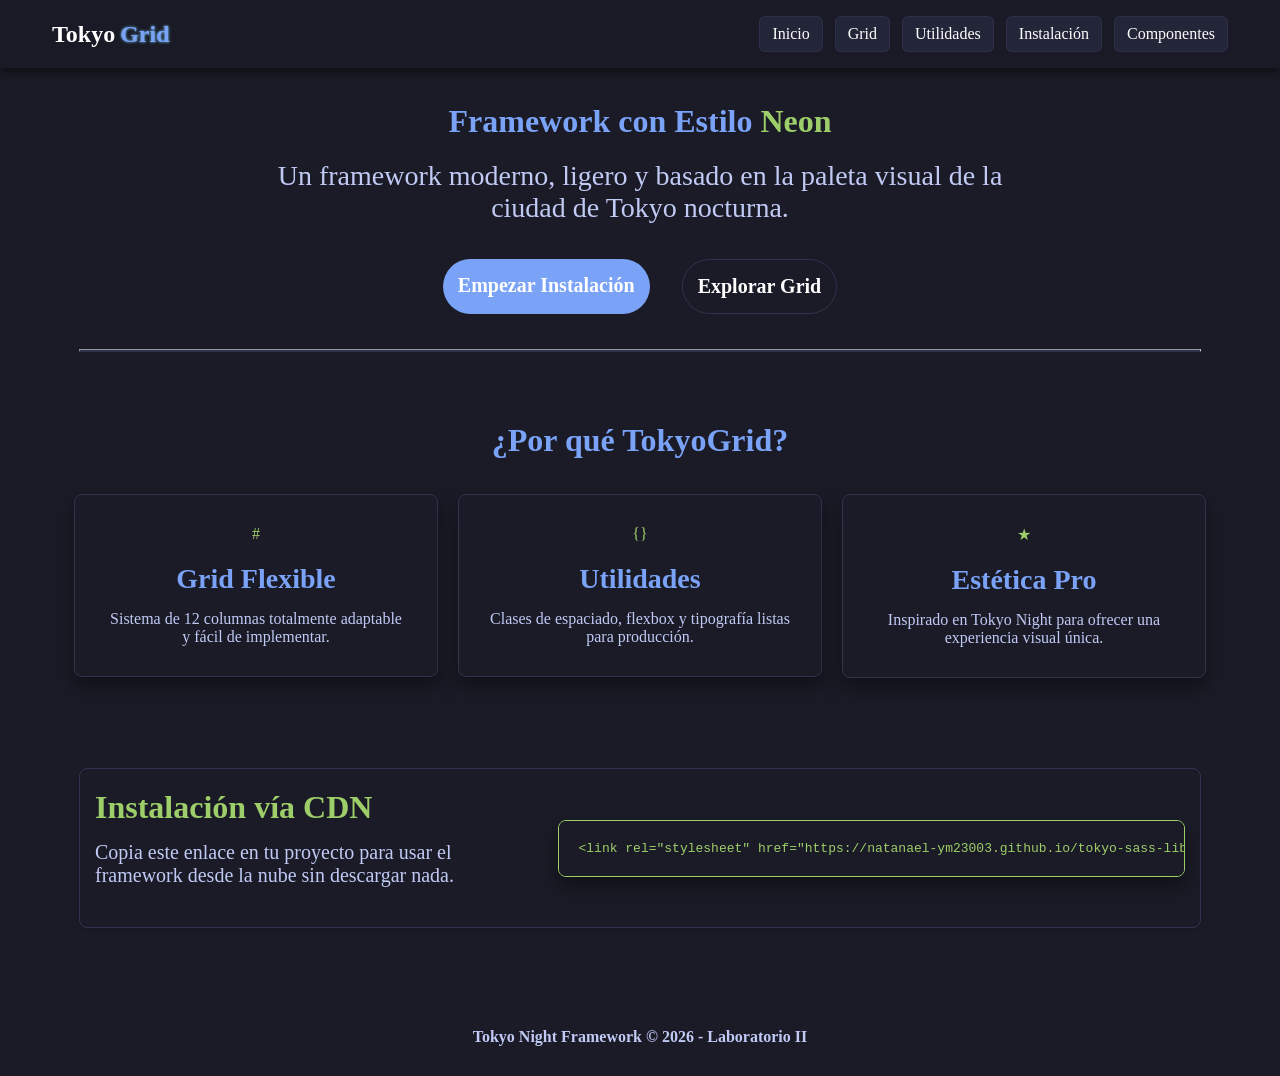
<file: docs/index.html>
<!doctype html>
<html lang="es">
  <head>
    <meta charset="UTF-8" />
    <meta name="viewport" content="width=device-width, initial-scale=1.0" />
    <title>Tokyo Night Framework - Inicio</title>
    <link
      rel="stylesheet"
      href="https://natanael-ym23003.github.io/tokyo-sass-library/css/style.css"
    />
  </head>
  <body class="bg-main text-main">
    <nav class="navbar">
      <div class="navbar__logo pl-4">
        Tokyo<span class="text-primary ml-1">Grid</span>
      </div>
      <div class="navbar__menu pr-4">
        <a href="index.html" class="text-info">Inicio</a>
        <a href="grid.html">Grid</a>
        <a href="utilities.html">Utilidades</a>
        <a href="installation.html">Instalación</a>
        <a href="components.html">Componentes</a>
      </div>
    </nav>

    <header class="container mt-7 mb-7 py-7">
      <div class="row justify-center">
        <div class="col-12 col-lg-8 text-center">
          <h1 class="fs-1 text-primary fw-bold mb-4">
            Framework con Estilo <span class="text-success">Neon</span>
          </h1>
          <p class="fs-3 text-info mb-7 px-2">
            Un framework moderno, ligero y basado en la paleta visual de la
            ciudad de Tokyo nocturna.
          </p>

          <div class="d-flex flex-wrap justify-center gap-4 mt-7">
            <a
              href="installation.html"
              class="badge badge--primary p-3 fs-5"
              style="text-decoration: none"
              >Empezar Instalación</a
            >
            <a
              href="grid.html"
              class="badge badge--secondary p-3 fs-5 border"
              style="text-decoration: none"
              >Explorar Grid</a
            >
          </div>
        </div>
      </div>
    </header>

    <div class="container my-7">
      <hr class="border-bottom opacity-20" />
    </div>

    <section class="container mt-7 pt-7 mb-7 pb-7">
      <h2 class="text-center text-primary fs-2 mb-7">¿Por qué TokyoGrid?</h2>
      <div class="row">
        <div class="col-12 col-lg-4 mb-4">
          <div
            class="bg-secondary p-6 rounded border shadow-lg text-center h-100"
          >
            <div class="text-success fs-1 mb-4">#</div>
            <h3 class="text-primary fs-3 mb-3">Grid Flexible</h3>
            <p class="text-info">
              Sistema de 12 columnas totalmente adaptable y fácil de
              implementar.
            </p>
          </div>
        </div>
        <div class="col-12 col-lg-4 mb-4">
          <div
            class="bg-secondary p-6 rounded border shadow-lg text-center h-100"
          >
            <div class="text-success fs-1 mb-4">{}</div>
            <h3 class="text-primary fs-3 mb-3">Utilidades</h3>
            <p class="text-info">
              Clases de espaciado, flexbox y tipografía listas para producción.
            </p>
          </div>
        </div>
        <div class="col-12 col-lg-4 mb-4">
          <div
            class="bg-secondary p-6 rounded border shadow-lg text-center h-100"
          >
            <div class="text-success fs-1 mb-4">★</div>
            <h3 class="text-primary fs-3 mb-3">Estética Pro</h3>
            <p class="text-info">
              Inspirado en Tokyo Night para ofrecer una experiencia visual
              única.
            </p>
          </div>
        </div>
      </div>
    </section>

    <section class="container mb-7 pb-7">
      <div
        class="bg-secondary p-4 p-lg-7 rounded border shadow-sm border-left-primary"
      >
        <div class="row align-center">
          <div class="col-12 col-lg-5 mb-4 mb-lg-0">
            <h2 class="text-success mb-3 fs-2">Instalación vía CDN</h2>
            <p class="text-info fs-5">
              Copia este enlace en tu proyecto para usar el framework desde la
              nube sin descargar nada.
            </p>
          </div>
          <div class="col-12 col-lg-7">
            <pre
              class="bg-main p-4 rounded border text-success shadow-lg overflow-x-auto"
              style="border-color: var(--primary)"
            ><code>&lt;link rel="stylesheet" href="https://natanael-ym23003.github.io/tokyo-sass-library/css/style.css"&gt;</code></pre>
          </div>
        </div>
      </div>
    </section>

    <footer class="bg-secondary text-center p-6 mt-7 border-0">
      <p class="text-info fw-bold">
        Tokyo Night Framework &copy; 2026 - Laboratorio II
      </p>
    </footer>
  </body>
</html>
</file>
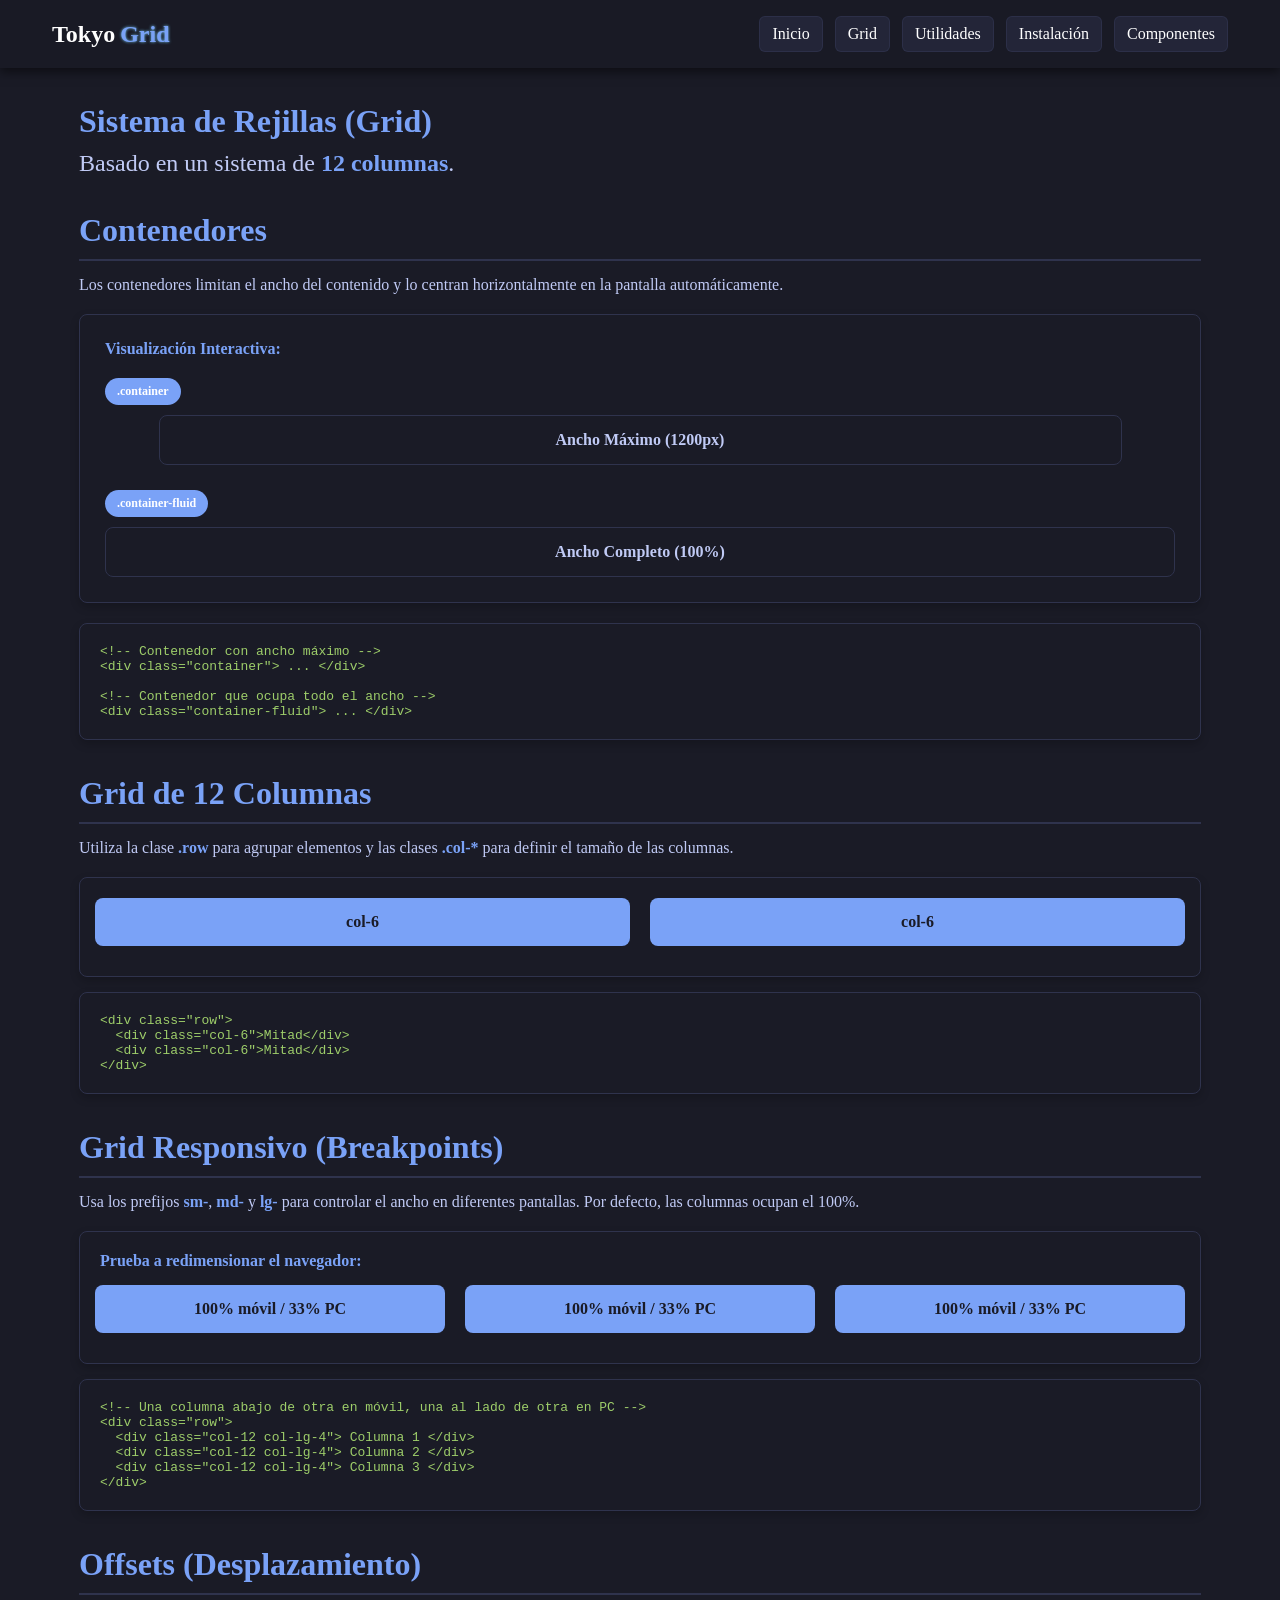
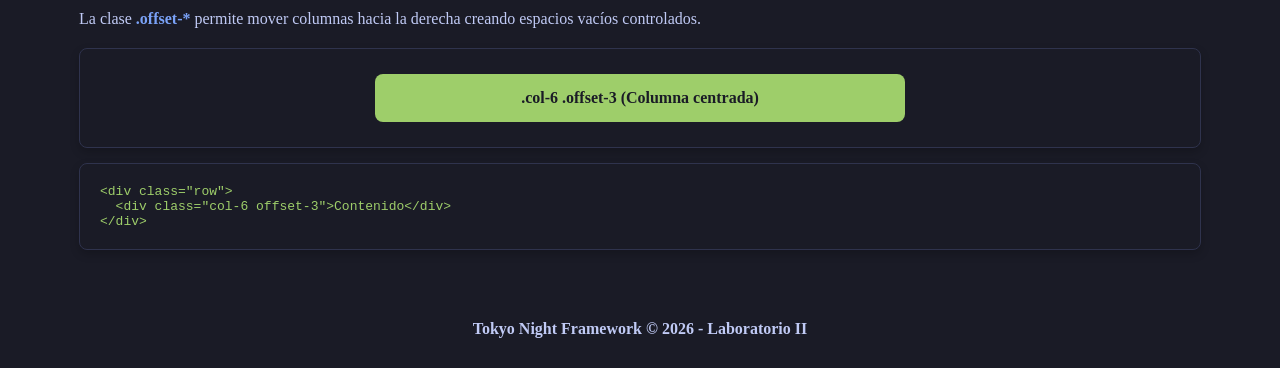
<file: docs/grid.html>
<!doctype html>
<html lang="es">
  <head>
    <meta charset="UTF-8" />
    <meta name="viewport" content="width=device-width, initial-scale=1.0" />
    <title>Tokyo Night - Documentación Grid</title>
    <link
      rel="stylesheet"
      href="https://natanael-ym23003.github.io/tokyo-sass-library/css/style.css"
    />
  </head>
  <body class="bg-main text-main">
    <nav class="navbar">
      <div class="navbar__logo pl-4">
        Tokyo<span class="text-primary ml-1">Grid</span>
      </div>
      <div class="navbar__menu pr-4">
        <a href="index.html">Inicio</a>
        <a href="grid.html" class="text-info">Grid</a>
        <a href="utilities.html">Utilidades</a>
        <a href="installation.html">Instalación</a>
        <a href="components.html">Componentes</a>
      </div>
    </nav>

    <main class="container mt-7">
      <header class="mb-7">
        <h1 class="fs-1 text-primary fw-bold">Sistema de Rejillas (Grid)</h1>
        <p class="fs-4 mt-2 text-info">
          Basado en un sistema de
          <span class="text-primary fw-bold">12 columnas</span>.
        </p>
      </header>

      <section class="mb-7">
        <h2 class="fs-2 text-primary pb-2 mb-3 border-bottom">Contenedores</h2>
        <p class="mb-4 text-info">
          Los contenedores limitan el ancho del contenido y lo centran
          horizontalmente en la pantalla automáticamente.
        </p>

        <div class="bg-secondary p-5 rounded shadow mb-4 border">
          <p class="text-primary fw-bold mb-4">Visualización Interactiva:</p>

          <div class="mb-5">
            <span class="badge badge--primary mb-2">.container</span>
            <div
              class="container border bg-main p-3 text-center rounded text-info fw-bold"
            >
              Ancho Máximo (1200px)
            </div>
          </div>

          <div>
            <span class="badge badge--primary mb-2">.container-fluid</span>
            <div
              class="container-fluid border bg-main p-3 text-center rounded text-info fw-bold"
            >
              Ancho Completo (100%)
            </div>
          </div>
        </div>

        <pre
          class="bg-secondary p-4 rounded border text-success shadow overflow-x-auto"
        ><code>&lt;!-- Contenedor con ancho máximo --&gt;
&lt;div class="container"&gt; ... &lt;/div&gt;

&lt;!-- Contenedor que ocupa todo el ancho --&gt;
&lt;div class="container-fluid"&gt; ... &lt;/div&gt;</code></pre>
      </section>

      <section class="mb-7">
        <h2 class="fs-2 text-primary pb-2 mb-3 border-bottom">
          Grid de 12 Columnas
        </h2>
        <p class="mb-4 text-info">
          Utiliza la clase <b class="text-primary">.row</b> para agrupar
          elementos y las clases <b class="text-primary">.col-*</b> para definir
          el tamaño de las columnas.
        </p>

        <div class="border p-4 rounded mb-3 bg-secondary shadow">
          <div class="row">
            <div class="col-6 mb-2">
              <div
                class="bg-primary text-secondary p-3 text-center rounded fw-bold"
              >
                col-6
              </div>
            </div>
            <div class="col-6 mb-2">
              <div
                class="bg-primary text-secondary p-3 text-center rounded fw-bold"
              >
                col-6
              </div>
            </div>
          </div>
        </div>

        <pre
          class="bg-secondary p-4 rounded border text-success shadow overflow-x-auto"
        ><code>&lt;div class="row"&gt;
  &lt;div class="col-6"&gt;Mitad&lt;/div&gt;
  &lt;div class="col-6"&gt;Mitad&lt;/div&gt;
&lt;/div&gt;</code></pre>
      </section>

      <section class="mb-7">
        <h2 class="fs-2 text-primary pb-2 mb-3 border-bottom">
          Grid Responsivo (Breakpoints)
        </h2>
        <p class="mb-4 text-info">
          Usa los prefijos <b class="text-primary">sm-</b>,
          <b class="text-primary">md-</b> y <b class="text-primary">lg-</b>
          para controlar el ancho en diferentes pantallas. Por defecto, las
          columnas ocupan el 100%.
        </p>

        <div class="border p-4 rounded mb-3 bg-secondary shadow">
          <p class="text-primary fw-bold mb-3">
            Prueba a redimensionar el navegador:
          </p>
          <div class="row">
            <div class="col-12 col-md-6 col-lg-4 mb-2">
              <div
                class="bg-primary text-secondary p-3 text-center rounded fw-bold"
              >
                100% móvil / 33% PC
              </div>
            </div>
            <div class="col-12 col-md-6 col-lg-4 mb-2">
              <div
                class="bg-primary text-secondary p-3 text-center rounded fw-bold"
              >
                100% móvil / 33% PC
              </div>
            </div>
            <div class="col-12 col-lg-4 mb-2">
              <div
                class="bg-primary text-secondary p-3 text-center rounded fw-bold"
              >
                100% móvil / 33% PC
              </div>
            </div>
          </div>
        </div>

        <pre
          class="bg-secondary p-4 rounded border text-success shadow overflow-x-auto"
        ><code>&lt;!-- Una columna abajo de otra en móvil, una al lado de otra en PC --&gt;
&lt;div class="row"&gt;
  &lt;div class="col-12 col-lg-4"&gt; Columna 1 &lt;/div&gt;
  &lt;div class="col-12 col-lg-4"&gt; Columna 2 &lt;/div&gt;
  &lt;div class="col-12 col-lg-4"&gt; Columna 3 &lt;/div&gt;
&lt;/div&gt;</code></pre>
      </section>

      <section class="mb-8">
        <h2 class="fs-2 text-primary pb-2 mb-3 border-bottom">
          Offsets (Desplazamiento)
        </h2>
        <p class="mb-4 text-info">
          La clase <b class="text-primary">.offset-*</b> permite mover columnas
          hacia la derecha creando espacios vacíos controlados.
        </p>

        <div class="border p-5 rounded mb-3 bg-secondary shadow">
          <div class="row">
            <div class="col-6 offset-3">
              <div
                class="bg-success text-secondary p-3 text-center rounded fw-bold"
              >
                .col-6 .offset-3 (Columna centrada)
              </div>
            </div>
          </div>
        </div>

        <pre
          class="bg-secondary p-4 rounded border text-success shadow overflow-x-auto"
        ><code>&lt;div class="row"&gt;
  &lt;div class="col-6 offset-3"&gt;Contenido&lt;/div&gt;
&lt;/div&gt;</code></pre>
      </section>
    </main>

    <footer class="bg-secondary text-center p-6 mt-7 border-0">
      <p class="text-info fw-bold">
        Tokyo Night Framework &copy; 2026 - Laboratorio II
      </p>
    </footer>
  </body>
</html>
</file>
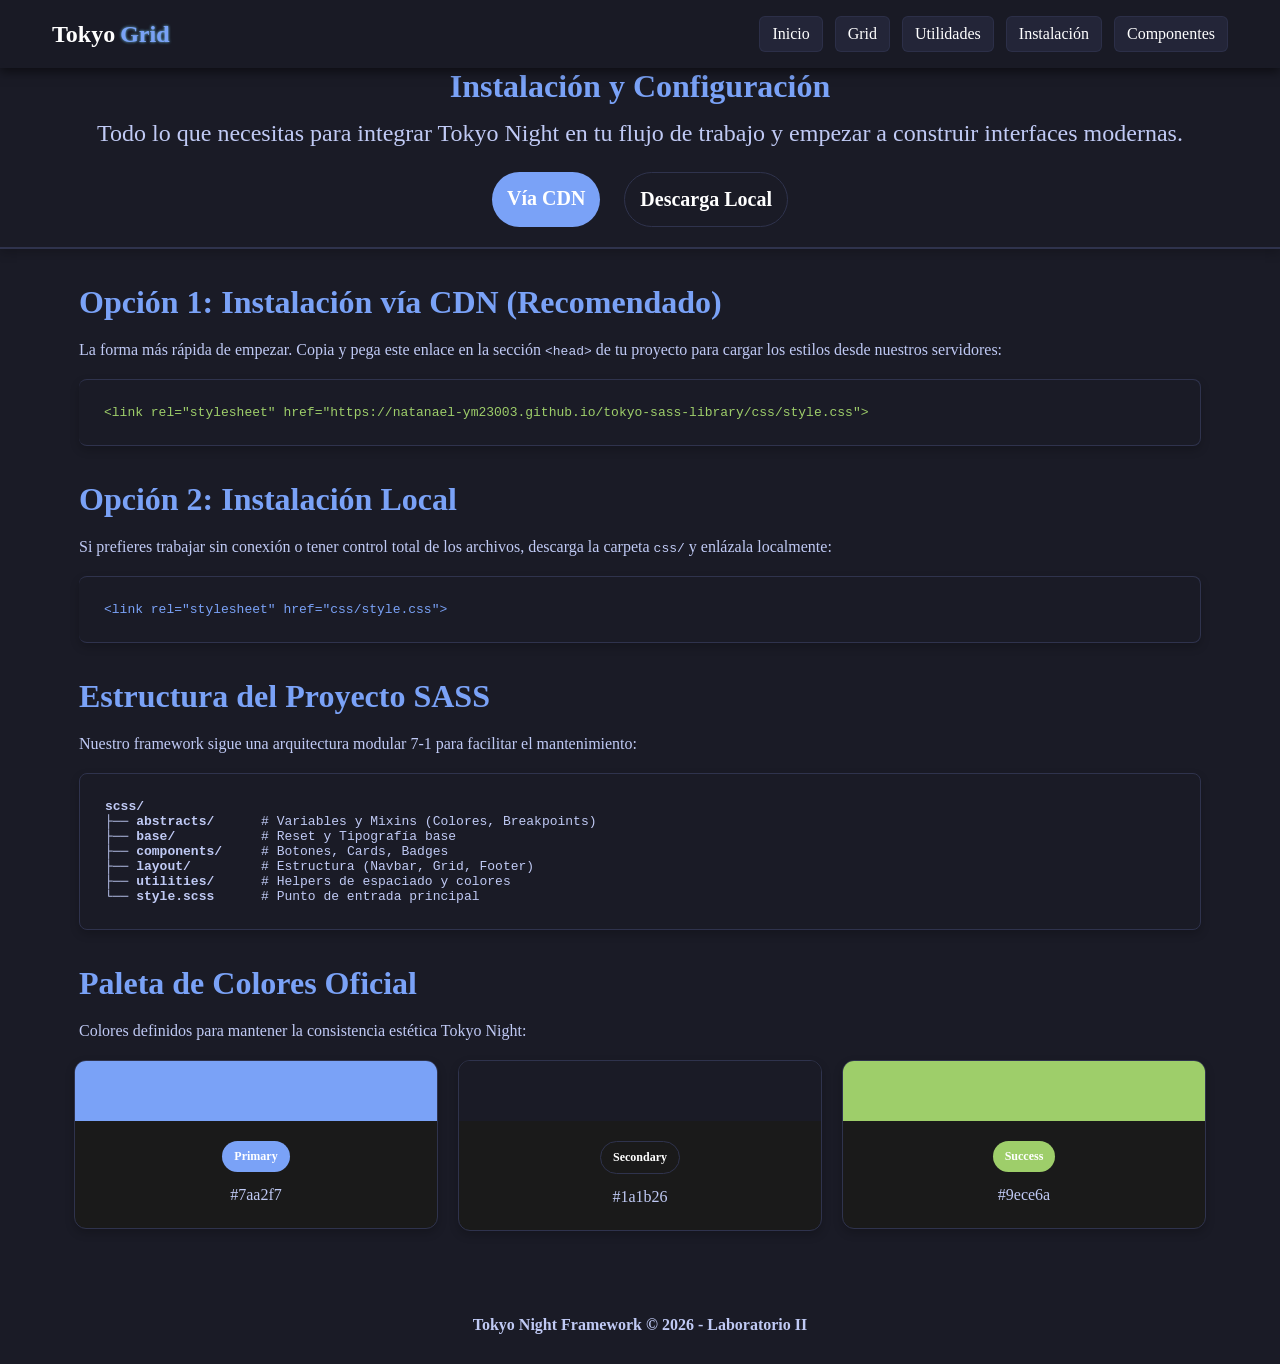
<file: docs/installation.html>
<!doctype html>
<html lang="es">
  <head>
    <meta charset="UTF-8" />
    <meta name="viewport" content="width=device-width, initial-scale=1.0" />
    <title>Instalación - Tokyo Night Framework</title>
    <link
      rel="stylesheet"
      href="https://natanael-ym23003.github.io/tokyo-sass-library/css/style.css"
    />
  </head>
  <body class="bg-main text-main">
    <nav class="navbar">
      <div class="navbar__logo pl-4">
        Tokyo<span class="text-primary ml-1">Grid</span>
      </div>
      <div class="navbar__menu pr-4">
        <a href="index.html">Inicio</a>
        <a href="grid.html">Grid</a>
        <a href="utilities.html">Utilidades</a>
        <a href="installation.html" class="text-info">Instalación</a>
        <a href="components.html">Componentes</a>
      </div>
    </nav>

    <header class="bg-secondary py-7 border-bottom shadow">
      <div class="container text-center">
        <h1 class="fs-1 text-primary fw-bold mb-3">
          Instalación y Configuración
        </h1>
        <p class="fs-4 text-info mx-auto mb-5">
          Todo lo que necesitas para integrar Tokyo Night en tu flujo de trabajo
          y empezar a construir interfaces modernas.
        </p>
        <div class="d-flex justify-center gap-3 flex-wrap mb-4">
          <a
            href="#cdn"
            class="badge badge--primary p-3 fs-5"
            style="text-decoration: none"
            >Vía CDN</a
          >
          <a
            href="#local"
            class="badge badge--secondary p-3 fs-5 border"
            style="text-decoration: none"
            >Descarga Local</a
          >
        </div>
      </div>
    </header>

    <main class="container mt-7">
      <!-- SECCIÓN 1: CDN -->
      <section id="cdn" class="mb-7">
        <h2 class="fs-2 text-primary fw-bold mb-4">
          Opción 1: Instalación vía CDN (Recomendado)
        </h2>
        <p class="mb-4">
          La forma más rápida de empezar. Copia y pega este enlace en la sección
          <code>&lt;head&gt;</code> de tu proyecto para cargar los estilos desde
          nuestros servidores:
        </p>
        <div
          class="bg-secondary p-5 rounded border shadow"
          style="border-left: 4px solid var(--success)"
        >
          <pre
            class="text-success overflow-x-auto"
          ><code>&lt;link rel="stylesheet" href="https://natanael-ym23003.github.io/tokyo-sass-library/css/style.css"&gt;</code></pre>
        </div>
      </section>

      <!-- SECCIÓN 2: LOCAL -->
      <section id="local" class="mb-7">
        <h2 class="fs-2 text-primary fw-bold mb-4">
          Opción 2: Instalación Local
        </h2>
        <p class="mb-4">
          Si prefieres trabajar sin conexión o tener control total de los
          archivos, descarga la carpeta <code>css/</code> y enlázala localmente:
        </p>
        <div
          class="bg-secondary p-5 rounded border shadow"
          style="border-left: 4px solid var(--primary)"
        >
          <pre
            class="text-primary overflow-x-auto"
          ><code>&lt;link rel="stylesheet" href="css/style.css"&gt;</code></pre>
        </div>
      </section>

      <section class="mb-7">
        <h2 class="fs-2 text-primary fw-bold mb-4">
          Estructura del Proyecto SASS
        </h2>
        <p class="mb-4">
          Nuestro framework sigue una arquitectura modular 7-1 para facilitar el
          mantenimiento:
        </p>
        <div class="bg-secondary p-5 rounded border shadow">
          <pre class="text-main">
<strong>scss/</strong>
├── <strong>abstracts/</strong>      <span class="text-info"># Variables y Mixins (Colores, Breakpoints)</span>
├── <strong>base/</strong>           <span class="text-info"># Reset y Tipografía base</span>
├── <strong>components/</strong>     <span class="text-info"># Botones, Cards, Badges</span>
├── <strong>layout/</strong>         <span class="text-info"># Estructura (Navbar, Grid, Footer)</span>
├── <strong>utilities/</strong>      <span class="text-info"># Helpers de espaciado y colores</span>
└── <strong>style.scss</strong>      <span class="text-info"># Punto de entrada principal</span></pre>
        </div>
      </section>

      <section class="mb-7">
        <h2 class="fs-2 text-primary fw-bold mb-4">
          Paleta de Colores Oficial
        </h2>
        <p class="mb-4">
          Colores definidos para mantener la consistencia estética Tokyo Night:
        </p>
        <div class="row">
          <div class="col-12 col-md-4 mb-4">
            <div class="card h-100 shadow border">
              <div
                class="bg-primary p-6 rounded-top"
                style="background-color: #7aa2f7 !important"
              ></div>
              <div class="card__body p-4 text-center">
                <span class="badge badge--primary mb-2">Primary</span>
                <p class="fs-6 text-main">#7aa2f7</p>
              </div>
            </div>
          </div>
          <div class="col-12 col-md-4 mb-4">
            <div class="card h-100 border shadow">
              <div
                class="bg-secondary p-6 rounded-top"
                style="background-color: #1a1b26 !important"
              ></div>
              <div class="card__body p-4 text-center">
                <span class="badge badge--secondary mb-2 border"
                  >Secondary</span
                >
                <p class="fs-6 text-main">#1a1b26</p>
              </div>
            </div>
          </div>
          <div class="col-12 col-md-4 mb-4">
            <div class="card h-100 border shadow">
              <div
                class="bg-success p-6 rounded-top"
                style="background-color: #9ece6a !important"
              ></div>
              <div class="card__body p-4 text-center">
                <span class="badge badge--success mb-2">Success</span>
                <p class="fs-6 text-main">#9ece6a</p>
              </div>
            </div>
          </div>
        </div>
      </section>
    </main>

    <footer class="bg-secondary text-center p-6 mt-7 border-0">
      <p class="text-info fw-bold">
        Tokyo Night Framework &copy; 2026 - Laboratorio II
      </p>
    </footer>
  </body>
</html>
</file>
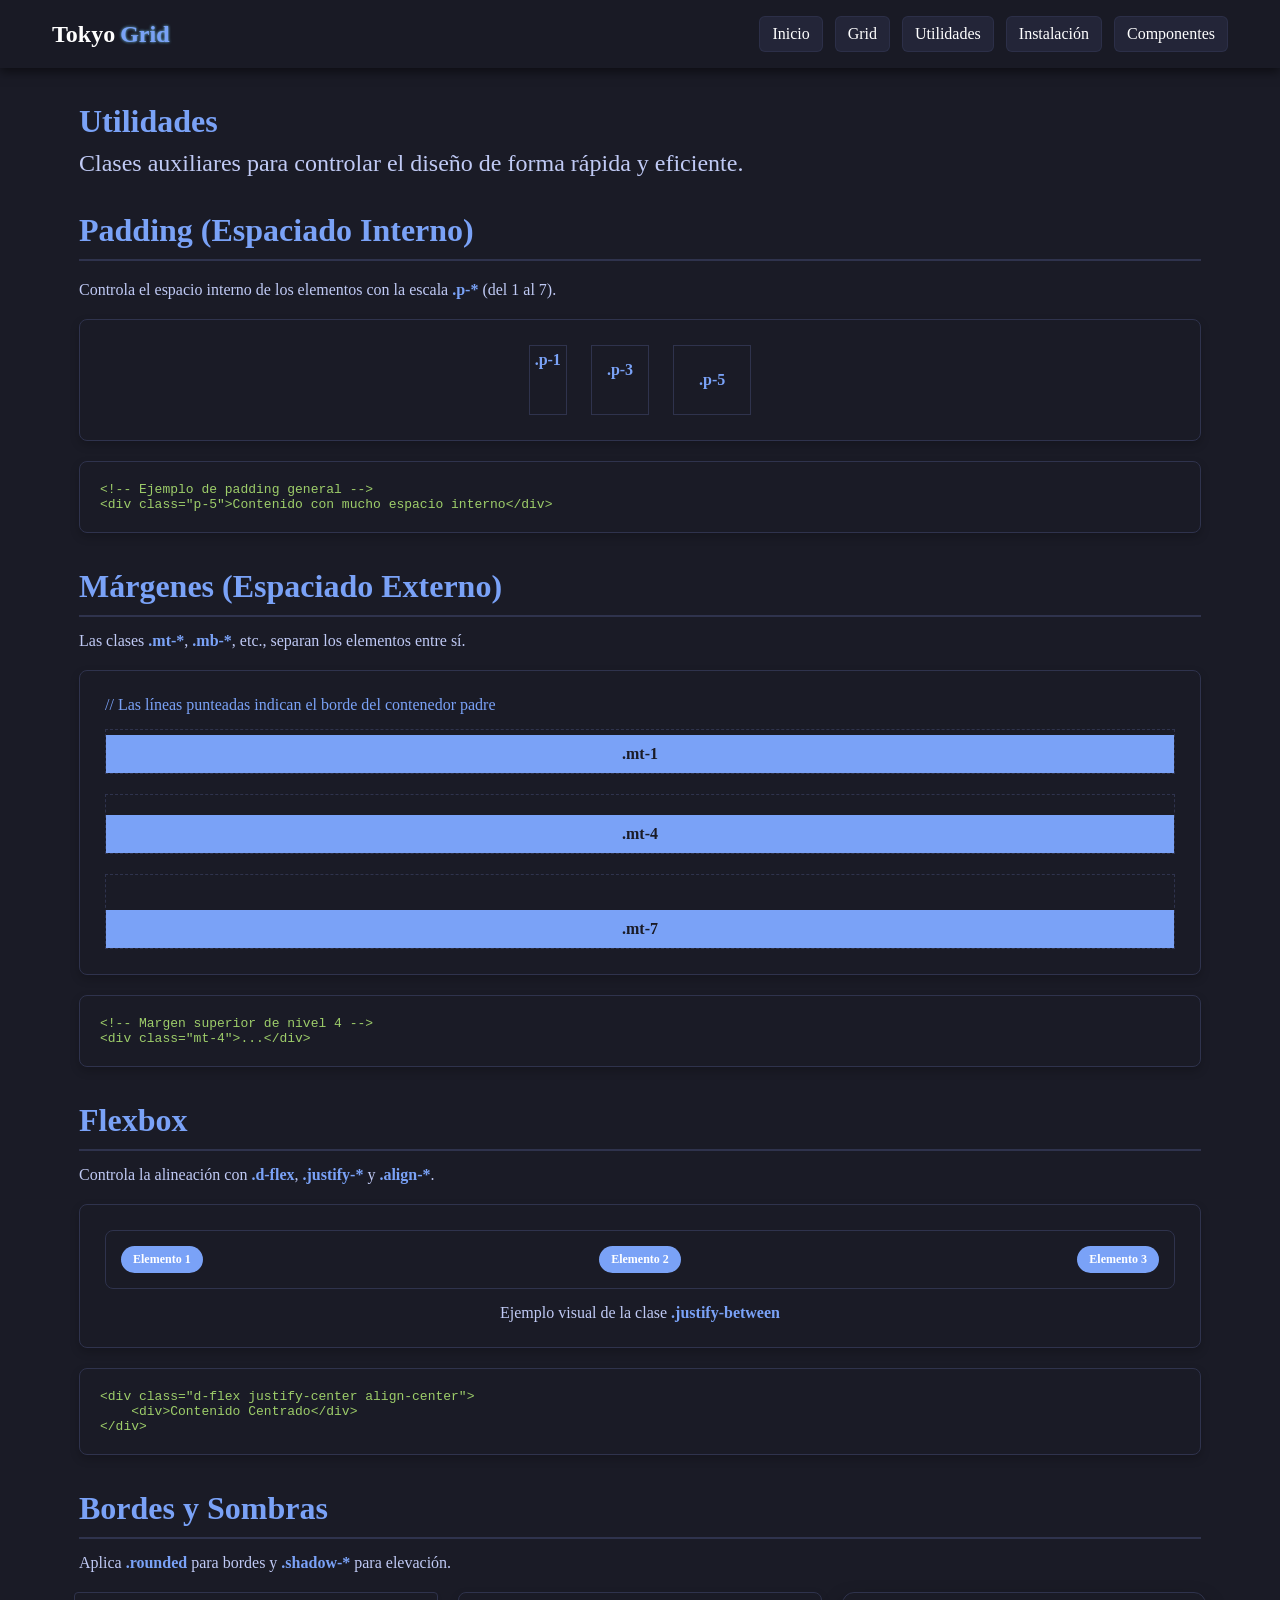
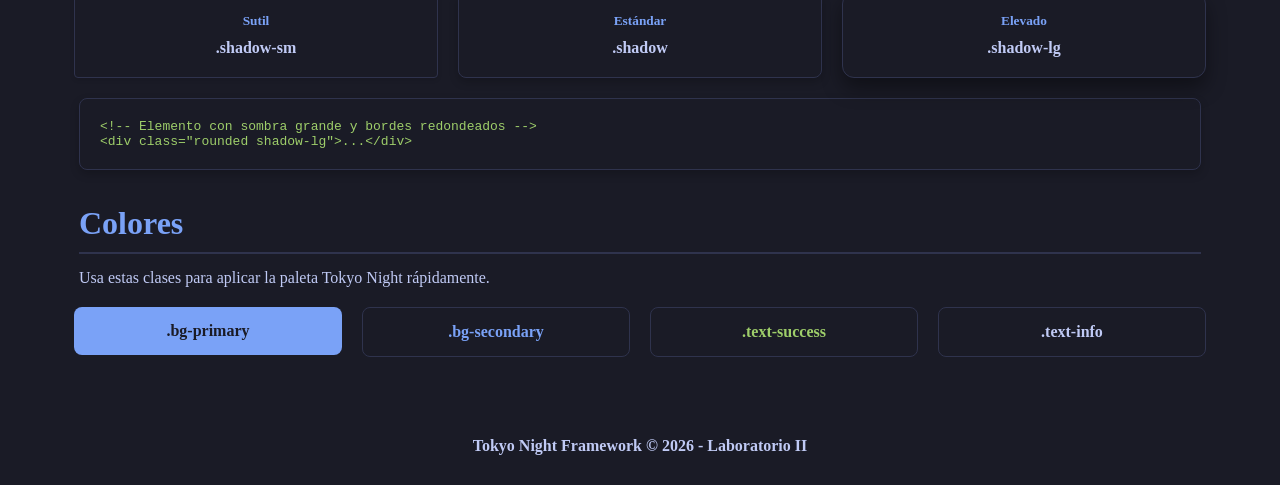
<file: docs/utilities.html>
<!doctype html>
<html lang="es">
  <head>
    <meta charset="UTF-8" />
    <meta name="viewport" content="width=device-width, initial-scale=1.0" />
    <title>Tokyo Night - Utilidades</title>
    <link
      rel="stylesheet"
      href="https://natanael-ym23003.github.io/tokyo-sass-library/css/style.css"
    />
  </head>
  <body class="bg-main text-main">
    <nav class="navbar">
      <div class="navbar__logo pl-4">
        Tokyo<span class="text-primary ml-1">Grid</span>
      </div>
      <div class="navbar__menu pr-4">
        <a href="index.html">Inicio</a>
        <a href="grid.html">Grid</a>
        <a href="utilities.html" class="text-info">Utilidades</a>
        <a href="installation.html">Instalación</a>
        <a href="components.html">Componentes</a>
      </div>
    </nav>

    <main class="container mt-7">
      <header class="mb-7">
        <h1 class="fs-1 text-primary fw-bold">Utilidades</h1>
        <p class="fs-4 mt-2 text-info">
          Clases auxiliares para controlar el diseño de forma rápida y
          eficiente.
        </p>
      </header>

      <section class="mb-7">
        <h2 class="fs-2 text-primary pb-2 mb-4 border-bottom">
          Padding (Espaciado Interno)
        </h2>
        <p class="mb-4 text-info">
          Controla el espacio interno de los elementos con la escala
          <b class="text-primary">.p-*</b> (del 1 al 7).
        </p>

        <div class="bg-secondary p-5 rounded border mb-4 shadow">
          <div class="d-flex justify-center gap-3">
            <div class="bg-main border p-1 text-primary fw-bold">.p-1</div>
            <div class="bg-main border p-3 text-primary fw-bold">.p-3</div>
            <div class="bg-main border p-5 text-primary fw-bold">.p-5</div>
          </div>
        </div>

        <pre
          class="bg-secondary p-4 rounded border text-success shadow overflow-x-auto"
        ><code>&lt;!-- Ejemplo de padding general --&gt;
&lt;div class="p-5"&gt;Contenido con mucho espacio interno&lt;/div&gt;</code></pre>
      </section>

      <section class="mb-7">
        <h2 class="fs-2 text-primary pb-2 mb-3 border-bottom">
          Márgenes (Espaciado Externo)
        </h2>
        <p class="mb-4 text-info">
          Las clases <b class="text-primary">.mt-*</b>,
          <b class="text-primary">.mb-*</b>, etc., separan los elementos entre
          sí.
        </p>

        <div class="bg-secondary p-5 rounded border mb-4 shadow">
          <p class="text-primary small mb-3 italic">
            // Las líneas punteadas indican el borde del contenedor padre
          </p>

          <div
            class="border bg-main mb-4"
            style="border-style: dashed !important"
          >
            <div class="bg-primary text-secondary p-2 mt-1 text-center fw-bold">
              .mt-1
            </div>
          </div>

          <div
            class="border bg-main mb-4"
            style="border-style: dashed !important"
          >
            <div class="bg-primary text-secondary p-2 mt-4 text-center fw-bold">
              .mt-4
            </div>
          </div>

          <div class="border bg-main" style="border-style: dashed !important">
            <div class="bg-primary text-secondary p-2 mt-7 text-center fw-bold">
              .mt-7
            </div>
          </div>
        </div>

        <pre
          class="bg-secondary p-4 rounded border text-success shadow overflow-x-auto"
        ><code>&lt;!-- Margen superior de nivel 4 --&gt;
&lt;div class="mt-4"&gt;...&lt;/div&gt;</code></pre>
      </section>

      <section class="mb-7">
        <h2 class="fs-2 text-primary pb-2 mb-3 border-bottom">Flexbox</h2>
        <p class="mb-4 text-info">
          Controla la alineación con <b class="text-primary">.d-flex</b>,
          <b class="text-primary">.justify-*</b> y
          <b class="text-primary">.align-*</b>.
        </p>

        <div class="bg-secondary p-5 rounded border mb-4 shadow">
          <div class="d-flex justify-between border bg-main p-3 rounded">
            <div class="badge badge--primary">Elemento 1</div>
            <div class="badge badge--primary">Elemento 2</div>
            <div class="badge badge--primary">Elemento 3</div>
          </div>
          <p class="text-center mt-3 text-info fs-6 small">
            Ejemplo visual de la clase
            <b class="text-primary">.justify-between</b>
          </p>
        </div>

        <pre
          class="bg-secondary p-4 rounded border text-success shadow overflow-x-auto"
        ><code>&lt;div class="d-flex justify-center align-center"&gt;
    &lt;div&gt;Contenido Centrado&lt;/div&gt;
&lt;/div&gt;</code></pre>
      </section>

      <section class="mb-7">
        <h2 class="fs-2 text-primary pb-2 mb-3 border-bottom">
          Bordes y Sombras
        </h2>
        <p class="mb-4 text-info">
          Aplica <b class="text-primary">.rounded</b> para bordes y
          <b class="text-primary">.shadow-*</b> para elevación.
        </p>

        <div class="row">
          <div class="col-4">
            <div
              class="bg-secondary p-4 text-center rounded-sm border shadow-sm text-info fw-bold"
            >
              <small class="d-block mb-2 text-primary">Sutil</small>
              .shadow-sm
            </div>
          </div>
          <div class="col-4">
            <div
              class="bg-secondary p-4 text-center rounded border shadow text-info fw-bold"
            >
              <small class="d-block mb-2 text-primary">Estándar</small>
              .shadow
            </div>
          </div>
          <div class="col-4">
            <div
              class="bg-secondary p-4 text-center rounded-lg border shadow-lg text-info fw-bold"
            >
              <small class="d-block mb-2 text-primary">Elevado</small>
              .shadow-lg
            </div>
          </div>
        </div>

        <pre
          class="bg-secondary p-4 rounded border text-success shadow mt-4 overflow-x-auto"
        ><code>&lt;!-- Elemento con sombra grande y bordes redondeados --&gt;
&lt;div class="rounded shadow-lg"&gt;...&lt;/div&gt;</code></pre>
      </section>

      <section class="mb-7">
        <h2 class="fs-2 text-primary pb-2 mb-3 border-bottom">Colores</h2>
        <p class="mb-4 text-info">
          Usa estas clases para aplicar la paleta Tokyo Night rápidamente.
        </p>

        <div class="row text-center">
          <div class="col-6 col-md-3 mb-3">
            <div class="p-3 bg-primary text-secondary rounded fw-bold">
              .bg-primary
            </div>
          </div>
          <div class="col-6 col-md-3 mb-3">
            <div class="p-3 bg-secondary text-primary border rounded fw-bold">
              .bg-secondary
            </div>
          </div>
          <div class="col-6 col-md-3 mb-3">
            <div class="p-3 bg-main text-success border rounded fw-bold">
              .text-success
            </div>
          </div>
          <div class="col-6 col-md-3 mb-3">
            <div class="p-3 bg-main text-info border rounded fw-bold">
              .text-info
            </div>
          </div>
        </div>
      </section>
    </main>

    <footer class="bg-secondary text-center p-6 mt-7 border-0">
      <p class="text-info fw-bold">
        Tokyo Night Framework &copy; 2026 - Laboratorio II
      </p>
    </footer>
  </body>
</html>
</file>
